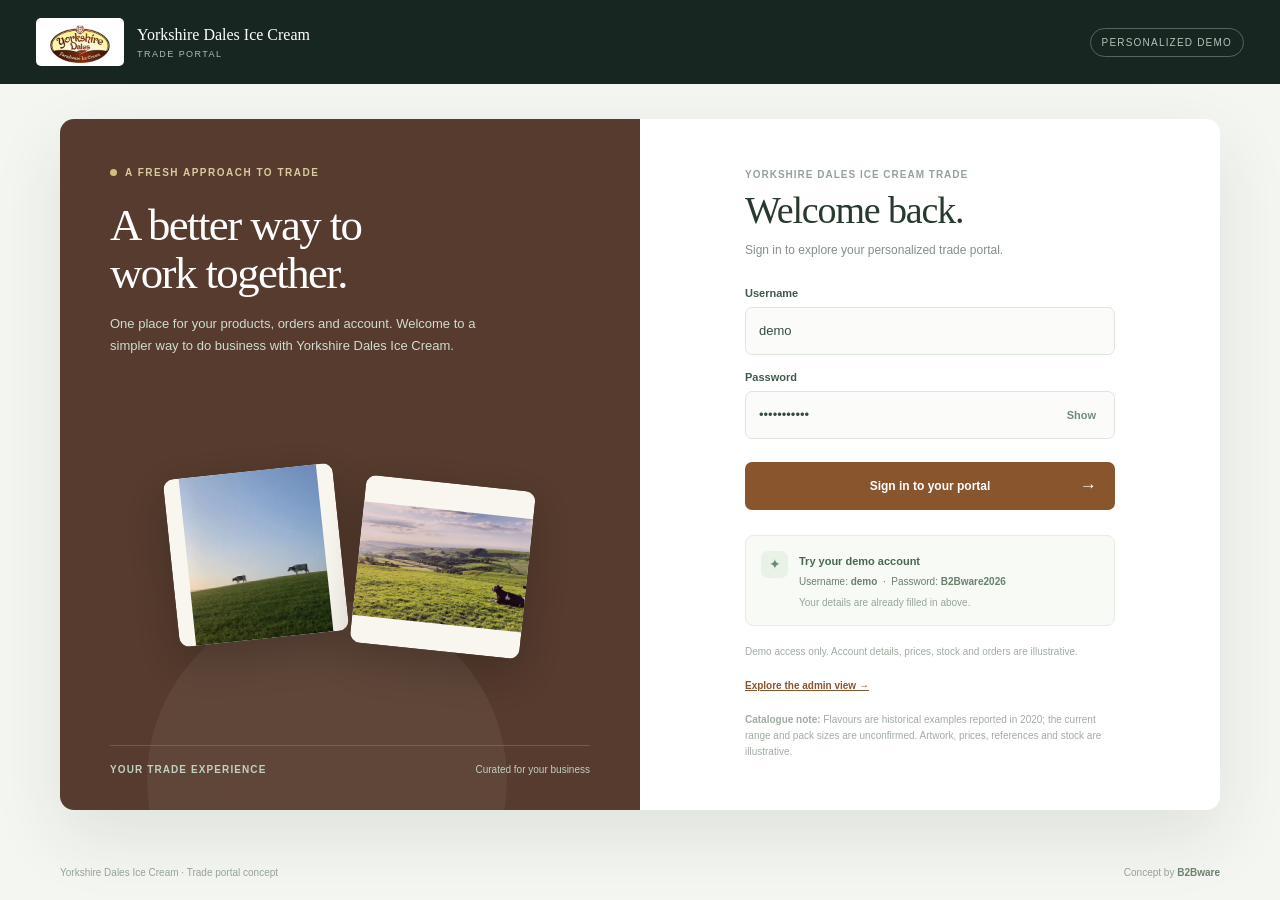
<file: index.html>
<!doctype html><html lang="en"><head><meta charset="utf-8"><meta name="viewport" content="width=device-width, initial-scale=1"><meta name="theme-color" content="#563b2e"><title>Yorkshire Dales Ice Cream | Trade demo</title><link rel="icon" href="assets/favicon.png"><link rel="stylesheet" href="style.css"><script defer src="config.js?v=20261117b"></script><script defer src="app.js?v=20261117b"></script></head><body><div id="app"><div class="loading">Loading the demo…</div></div><noscript>Please enable JavaScript to explore this interactive demo.</noscript></body></html>
</file>
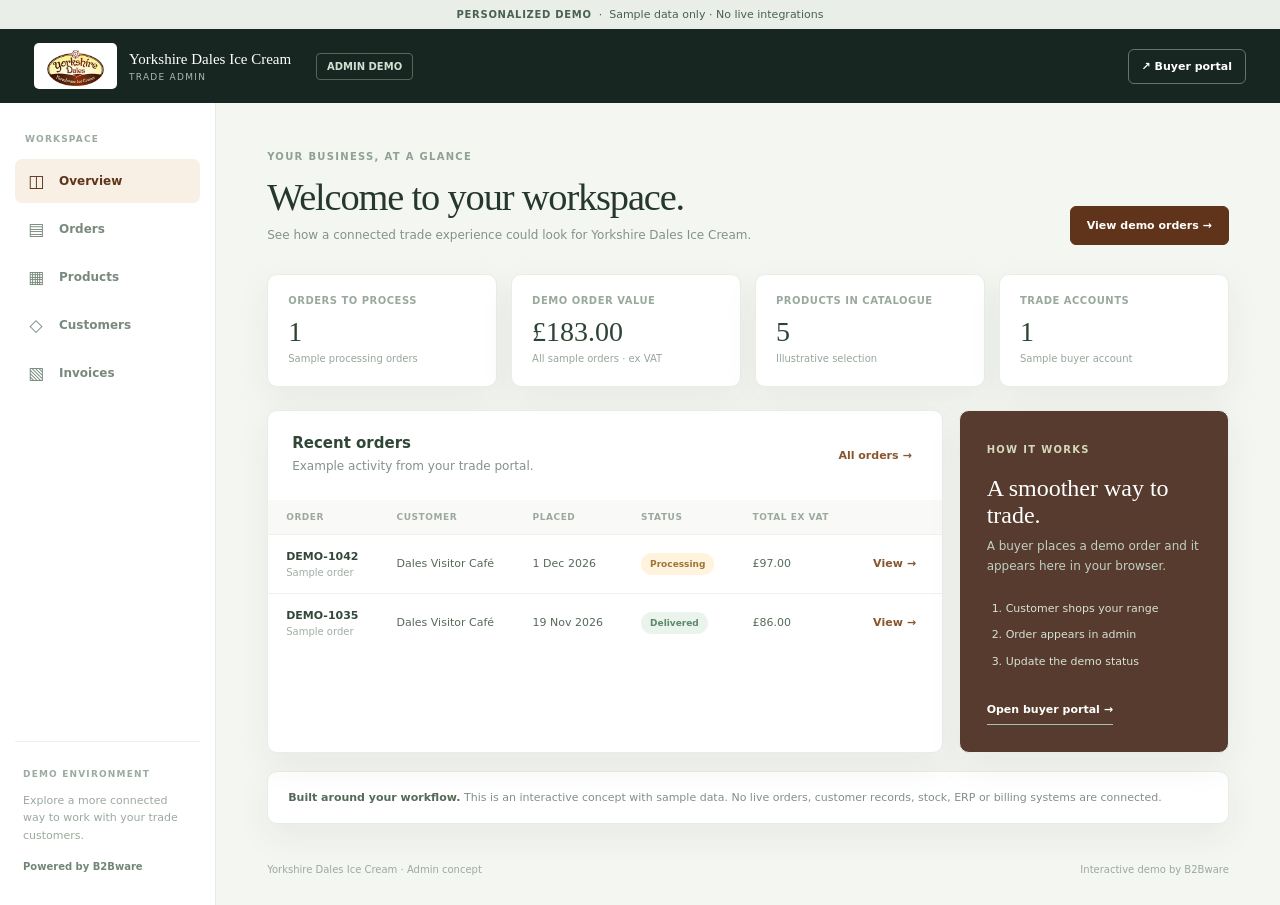
<file: admin.html>
<!doctype html><html lang="en"><head><meta charset="utf-8"><meta name="viewport" content="width=device-width, initial-scale=1"><meta name="theme-color" content="#563b2e"><title>Yorkshire Dales Ice Cream | Trade demo</title><link rel="icon" href="assets/favicon.png"><link rel="stylesheet" href="admin.css"><script defer src="config.js?v=20261117b"></script><script defer src="admin.js?v=20261117b"></script></head><body><div id="admin-app"><div class="loading">Loading the demo…</div></div><noscript>Please enable JavaScript to explore this interactive demo.</noscript></body></html>
</file>
<file: style.css>
:root{font-family:Inter,ui-sans-serif,-apple-system,BlinkMacSystemFont,"Segoe UI",sans-serif;color:#23312d;background:#f5f6f1;font-synthesis:none;text-rendering:optimizeLegibility;--ink:#23312d;--muted:#79847e;--brand:#a32935;--brand-deep:#78212b;--brand-soft:#f7e9e8;--hero:#272c29;--surface:#fff;--border:#e9ede7;--cream:#f5f6f1;--shadow:0 14px 45px rgba(28,44,34,.055)}
*{box-sizing:border-box}body{margin:0;min-width:320px}button,input,select,textarea{font:inherit}button{cursor:pointer}button:focus-visible,input:focus-visible,textarea:focus-visible,select:focus-visible,a:focus-visible{outline:3px solid #88ad9a;outline-offset:3px}button:disabled{cursor:not-allowed;opacity:.5}a{color:inherit;text-decoration:none}img{display:block;max-width:100%}.loading{padding:12vh 20px;text-align:center;color:#738078}.demo-ribbon{background:#e9eee8;color:#496052;font-size:11px;text-align:center;padding:8px 16px;letter-spacing:.012em}.demo-ribbon strong{font-weight:750;letter-spacing:.07em;font-size:10px}.topbar{background:#182622;color:#fff;position:sticky;top:0;z-index:20;box-shadow:0 5px 20px rgba(13,28,20,.08)}.topbar-inner{max-width:1480px;margin:auto;display:flex;align-items:center;gap:32px;padding:0 34px;min-height:76px}.brand-lockup{display:flex;align-items:center;gap:12px;flex-shrink:0;border:0;background:none;color:#fff;text-align:left;padding:0}.brand-logo{height:48px;width:90px;object-fit:contain;background:white;border-radius:5px;padding:3px}.brand-meta{display:flex;flex-direction:column;gap:3px;white-space:nowrap}.brand-meta strong{font-family:Georgia,serif;font-size:15px;letter-spacing:.01em}.brand-meta small{font-size:9px;letter-spacing:.16em;color:#aabbb1}.nav{display:flex;gap:4px;align-self:stretch;flex:1;align-items:stretch;overflow:auto}.nav button{white-space:nowrap;color:#c2cdc6;background:transparent;border:0;border-bottom:3px solid transparent;padding:3px 12px 0;font-size:12px;font-weight:650}.nav button:hover,.nav button.active{color:white;border-bottom-color:var(--nav-accent,#d6b86f)}.header-actions{display:flex;align-items:center;gap:12px}.cart-trigger{display:flex;align-items:center;gap:9px;border:1px solid rgba(255,255,255,.25);border-radius:7px;background:rgba(255,255,255,.04);color:#fff;padding:10px 12px;font-size:12px}.cart-trigger b{border-radius:50%;background:#fff;color:#24342b;min-width:20px;height:20px;display:grid;place-items:center;font-size:10px}.avatar{height:34px;width:34px;border-radius:50%;display:grid;place-items:center;background:#d4ddca;color:#31443a;font-size:11px;font-weight:800}.subbar{background:#fff;border-bottom:1px solid var(--border)}.subbar-inner{max-width:1480px;margin:auto;min-height:42px;padding:0 34px;display:flex;align-items:center;justify-content:space-between;gap:16px;color:#859087;font-size:11px}.subbar strong{color:#3b5144;font-weight:700}.subbar .dot{color:#9eafa4;margin:0 9px}.container{max-width:1412px;margin:0 auto;padding:30px 34px 70px}.crumb{display:flex;align-items:center;gap:8px;color:#8b968c;font-size:11px;margin-bottom:19px}.crumb b{color:#40584b}.hero{min-height:330px;background:var(--hero);color:#fff;border-radius:13px;position:relative;overflow:hidden;display:grid;grid-template-columns:1.08fr .92fr;box-shadow:var(--shadow)}.hero:before{content:"";position:absolute;inset:0;background:radial-gradient(circle at 79% 0%,rgba(255,255,255,.11),transparent 38%);pointer-events:none}.hero-copy{position:relative;z-index:2;padding:45px 12px 42px 45px;align-self:center}.eyebrow{display:inline-flex;align-items:center;gap:8px;font-size:10px;letter-spacing:.15em;text-transform:uppercase;font-weight:750}.eyebrow .eyebrow-dot{width:7px;height:7px;border-radius:50%;background:#d5bc80}.hero .eyebrow{color:#dacaa2}.hero h1{font:400 clamp(33px,3.25vw,49px)/1.08 Georgia,serif;letter-spacing:-.035em;max-width:530px;margin:17px 0 14px}.hero p{color:#d4ded8;line-height:1.65;font-size:13px;max-width:480px;margin:0 0 26px}.btn{border:0;border-radius:7px;display:inline-flex;align-items:center;justify-content:center;gap:8px;padding:12px 16px;font-size:12px;font-weight:750;line-height:1.2;transition:transform .15s,background .15s}.btn:hover{transform:translateY(-1px)}.btn-primary{background:var(--brand);color:#fff}.btn-primary:hover{background:var(--brand-deep)}.btn-light{background:#fff;color:#23312d}.btn-outline{background:#fff;border:1px solid #e1e7e1;color:#344d3e}.btn-outline:hover{background:#f6f8f5}.btn-ghost{background:transparent;color:#4b6656;padding:7px 2px}.hero-links{display:flex;gap:17px;align-items:center}.hero-links .text-link{color:white;font-size:12px;font-weight:700}.hero-art{position:relative;display:flex;align-items:center;justify-content:center;gap:12px;padding:26px 40px 26px 12px}.hero-art:before{content:"";width:340px;height:340px;border-radius:50%;background:rgba(255,255,255,.08);position:absolute}.hero-image{position:relative;width:38%;max-width:205px;height:205px;border-radius:11px;background:#f3f1e9;object-fit:contain;box-shadow:0 20px 50px rgba(0,0,0,.18);transform:rotate(-6deg)}.hero-image.second{transform:rotate(6deg) translateY(30px);background:#f9f4eb}.hero-caption{position:absolute;bottom:32px;right:43px;background:#fff;color:#3e5144;border-radius:7px;padding:10px 13px;font-size:10px;font-weight:750;z-index:2;box-shadow:0 8px 25px #0002}.hero-caption span{display:block;color:#9ba79d;font-size:9px;font-weight:500;margin-top:3px}.stats{display:grid;grid-template-columns:repeat(4,1fr);gap:14px;margin-top:17px}.stat{background:#fff;border:1px solid var(--border);border-radius:10px;padding:17px 19px;min-height:104px}.stat-top{display:flex;justify-content:space-between;align-items:center;color:#8c9990;font-size:10px;font-weight:700;letter-spacing:.07em;text-transform:uppercase}.stat-icon{height:29px;width:29px;border-radius:7px;display:grid;place-items:center;background:#f1f5f0;color:#607966;font-size:14px}.stat-value{font:400 23px/1.1 Georgia,serif;color:#2b3e32;margin-top:10px}.stat-note{font-size:10px;color:#91a097;margin-top:4px}.section{margin-top:35px}.section-head{display:flex;align-items:end;justify-content:space-between;gap:20px;margin-bottom:16px}.section-head h2,.page-title{font:400 27px/1.15 Georgia,serif;letter-spacing:-.025em;margin:0;color:#263a2d}.section-head p,.page-sub{font-size:12px;color:#849187;line-height:1.55;margin:6px 0 0}.section-link{border:0;background:none;color:#607f6b;font-weight:750;font-size:11px;white-space:nowrap;padding:7px 0}.dashboard-grid{display:grid;grid-template-columns:1.7fr 1fr;gap:16px}.panel{background:white;border:1px solid var(--border);border-radius:10px;box-shadow:var(--shadow)}.panel-pad{padding:21px}.panel-title{font-size:14px;font-weight:750;margin:0;color:#2c4033}.panel-sub{font-size:11px;color:#91a097;margin:5px 0 0;line-height:1.5}.order-list{margin-top:17px}.order-row{border-top:1px solid #edf0eb;padding:14px 0;display:grid;grid-template-columns:1.15fr 1fr .75fr auto;align-items:center;gap:10px;font-size:11px}.order-row strong{display:block;font-size:11px}.muted{color:#96a39a}.order-row .muted{display:block;font-size:10px;margin-top:4px}.status{display:inline-flex;width:max-content;align-items:center;gap:5px;border-radius:20px;padding:5px 8px;background:#edf4ed;color:#61816a;font-size:9px;font-weight:750;white-space:nowrap}.status.pending{background:#fff4de;color:#aa813c}.status.paid{background:#eef4f8;color:#668192}.status:before{content:"";width:5px;height:5px;border-radius:50%;background:currentColor}.quick-panel{display:flex;flex-direction:column}.quick-panel .mini-feature{display:flex;gap:12px;align-items:flex-start;margin:19px 0 18px}.mini-icon{display:grid;place-items:center;height:39px;width:39px;background:var(--brand-soft);border-radius:8px;color:var(--brand);font-size:19px;flex-shrink:0}.mini-feature strong{font-size:12px}.mini-feature p{font-size:11px;color:#91a097;line-height:1.5;margin:5px 0}.inline-actions{display:flex;gap:10px;align-items:center;flex-wrap:wrap}.product-grid{display:grid;grid-template-columns:repeat(4,minmax(0,1fr));gap:15px}.product{background:white;border:1px solid var(--border);border-radius:10px;overflow:hidden;display:flex;flex-direction:column;min-width:0;transition:box-shadow .2s,transform .2s}.product:hover{box-shadow:0 12px 38px rgba(35,53,40,.10);transform:translateY(-2px)}.product-img{height:193px;background:#f5f5ef;position:relative;overflow:hidden}.product-img img{height:100%;width:100%;object-fit:contain;mix-blend-mode:multiply}.product-label{position:absolute;left:12px;top:12px;background:white;color:#687d6b;padding:6px 8px;border-radius:4px;font-size:9px;font-weight:750}.product-content{padding:16px;display:flex;flex-direction:column;gap:6px;flex:1}.product-category{color:#9ba79d;font-size:9px;text-transform:uppercase;font-weight:750;letter-spacing:.08em}.product h3{font-size:13px;line-height:1.35;color:#314438;margin:0;min-height:35px}.product-meta{font-size:10px;color:#9aa69d}.product-bottom{border-top:1px solid #f0f2ee;padding-top:12px;margin-top:8px;display:flex;justify-content:space-between;gap:8px;align-items:center}.price{font-size:16px;font-weight:800;white-space:nowrap;color:#2d3c31}.price small{display:block;font-size:9px;font-weight:500;color:#a1ada4;margin-top:3px}.add-btn{border:1px solid #dce7dd;background:#f5f9f4;color:#4c7659;border-radius:6px;padding:9px 10px;font-size:10px;font-weight:750}.add-btn:hover{background:#e8f3e9}.page-heading{display:flex;justify-content:space-between;align-items:end;gap:20px;margin-bottom:24px}.page-kicker{font-size:10px;color:#94a399;letter-spacing:.1em;text-transform:uppercase;font-weight:750;margin-bottom:8px}.filterbar{display:flex;align-items:center;gap:12px;flex-wrap:wrap;margin:20px 0}.search-wrap{position:relative;flex:1;min-width:220px}.search-wrap:before{content:"⌕";position:absolute;left:14px;top:7px;font-size:24px;color:#91a097}.input,.textarea{width:100%;border:1px solid #e1e8e1;background:white;border-radius:7px;color:#344b3c;padding:12px 13px;font-size:12px}.search-wrap .input{padding-left:40px}.textarea{min-height:170px;resize:vertical;line-height:1.7}.filters{display:flex;gap:7px;flex-wrap:wrap}.chip{border:1px solid #e3e9e2;border-radius:20px;background:#fff;padding:9px 13px;color:#77877c;font-size:10px;font-weight:700}.chip.active{background:#2f4939;color:#fff;border-color:#2f4939}.results{font-size:11px;color:#93a098;margin-bottom:14px}.empty{background:white;border:1px solid var(--border);border-radius:10px;padding:45px;text-align:center;color:#829087;font-size:12px}.empty h3{color:#344a3c;margin:0 0 8px;font-family:Georgia,serif;font-size:21px;font-weight:400}.table-wrap{overflow:auto}.data-table{width:100%;border-collapse:collapse;min-width:630px;text-align:left}.data-table th{font-size:10px;text-transform:uppercase;letter-spacing:.06em;background:#f9faf7;color:#9aa89e;padding:13px 18px}.data-table td{font-size:12px;padding:17px 18px;border-top:1px solid #edf1ec}.data-table td strong{font-size:12px}.data-table .secondary{display:block;color:#96a399;font-size:10px;margin-top:4px}.two-col{display:grid;grid-template-columns:1.3fr .7fr;gap:16px}.form-label{display:block;font-size:11px;color:#536c5b;font-weight:700;margin:17px 0 7px}.form-help{font-size:11px;color:#91a097;line-height:1.55}.alert{padding:12px 14px;border-radius:7px;background:#f5f8f3;color:#64806a;font-size:11px;line-height:1.5}.alert.error{background:#fbeeed;color:#9d4d46}.alert.warn{background:#fff7e7;color:#9b793d}.alert:empty{display:none}.sample-list{list-style:none;padding:0;margin:14px 0}.sample-list li{display:flex;justify-content:space-between;padding:10px 0;border-bottom:1px solid #f0f3ee;font-size:11px}.sample-list code{color:#688672}.upload{display:block;border:1px dashed #cad8cb;border-radius:8px;padding:20px;text-align:center;color:#6f8b76;font-size:11px;cursor:pointer;margin-top:12px}.upload input{max-width:100%;font-size:11px;display:block;margin:8px auto 0}.account-grid{display:grid;grid-template-columns:repeat(2,1fr);gap:16px}.account-field{padding:14px 0;border-bottom:1px solid #edf1ec;font-size:12px}.account-field span{display:block;font-size:10px;color:#98a49c;margin-bottom:5px}.modal-backdrop{position:fixed;inset:0;background:rgba(12,23,17,.57);z-index:100;display:flex;justify-content:flex-end}.drawer{width:min(470px,100%);background:#fff;height:100%;display:flex;flex-direction:column;box-shadow:-20px 0 60px #0002}.drawer-head{padding:22px 24px;border-bottom:1px solid var(--border);display:flex;align-items:center;justify-content:space-between}.drawer-head h2{font:400 25px Georgia,serif;margin:0}.close-btn{border:0;background:#f2f5f1;color:#53675a;border-radius:50%;height:34px;width:34px;font-size:19px}.drawer-body{flex:1;overflow:auto;padding:20px 24px}.drawer-foot{padding:20px 24px;border-top:1px solid var(--border);background:#fafbf9}.cart-item{display:grid;grid-template-columns:67px 1fr auto;gap:12px;padding:14px 0;border-bottom:1px solid #edf1ec;align-items:center}.cart-item img{height:67px;width:67px;object-fit:contain;background:#f6f7f2;border-radius:6px}.cart-item h4{font-size:12px;margin:0 0 4px}.cart-item p{font-size:10px;color:#99a69d;margin:0 0 8px}.qty{display:inline-flex;align-items:center;border:1px solid #e5ebe4;border-radius:5px;overflow:hidden}.qty button{border:0;background:#f7f9f6;width:26px;height:26px;color:#617966}.qty span{min-width:27px;text-align:center;font-size:11px}.remove{border:0;background:none;color:#a0aca3;font-size:10px;margin-left:8px}.cart-line{display:flex;justify-content:space-between;font-size:12px;margin-bottom:12px}.cart-line.total{border-top:1px solid var(--border);padding-top:13px;font-weight:800;font-size:14px}.block-btn{width:100%;margin-top:12px}.footnote{font-size:10px;color:#9aa79e;line-height:1.5}.dialog-wrap{justify-content:center;align-items:center;padding:20px}.dialog{background:#fff;border-radius:12px;width:min(540px,100%);max-height:90vh;overflow:auto;padding:25px;box-shadow:0 25px 90px #0003}.dialog-head{display:flex;justify-content:space-between;gap:20px;align-items:start}.dialog h2{font:400 25px Georgia,serif;margin:0 0 6px}.dialog ul{padding-left:20px;font-size:12px;line-height:1.9}.toast{position:fixed;right:24px;bottom:24px;z-index:200;padding:13px 18px;background:#263f30;color:#fff;border-radius:7px;font-size:12px;box-shadow:0 10px 30px #0002}.site-footer{border-top:1px solid #e5ebe4;padding:22px 34px;color:#a0ada3;font-size:10px;display:flex;justify-content:space-between;gap:20px;max-width:1480px;margin:auto}.site-footer strong{color:#708678}.footer-brand{letter-spacing:.04em}.no-scroll{overflow:hidden}
@media(max-width:1100px){.topbar-inner{gap:14px;padding:0 22px}.brand-meta{display:none}.nav button{padding-left:9px;padding-right:9px}.product-grid{grid-template-columns:repeat(3,minmax(0,1fr))}.container{padding-left:22px;padding-right:22px}.subbar-inner{padding-left:22px;padding-right:22px}}
@media(max-width:760px){.topbar{position:relative}.topbar-inner{flex-wrap:wrap;min-height:auto;padding:10px 16px 0;gap:9px;justify-content:space-between}.brand-logo{height:39px;width:75px}.header-actions{margin-left:auto}.avatar{display:none}.nav{order:3;flex-basis:100%;height:43px;overflow-x:auto}.nav button{font-size:11px;padding:0 11px}.subbar-inner{padding:10px 16px;min-height:auto;font-size:10px}.subbar-right{display:none}.container{padding:22px 16px 50px}.hero{grid-template-columns:1fr;min-height:0}.hero-copy{padding:33px 26px 12px}.hero h1{font-size:36px}.hero-art{padding:12px 25px 34px;min-height:185px}.hero-art:before{width:220px;height:220px}.hero-image{height:150px;width:36%}.hero-caption{right:20px;bottom:18px}.stats{grid-template-columns:repeat(2,1fr);gap:9px}.stat{min-height:90px;padding:13px}.stat-value{font-size:20px}.dashboard-grid,.two-col,.account-grid{grid-template-columns:1fr}.product-grid{grid-template-columns:repeat(2,minmax(0,1fr));gap:10px}.product-img{height:145px}.product-content{padding:12px}.product h3{font-size:12px}.product-bottom{align-items:flex-start;flex-direction:column}.add-btn{width:100%}.section{margin-top:28px}.section-head h2,.page-title{font-size:24px}.order-row{grid-template-columns:1.2fr .8fr auto}.order-row .order-date{display:none}.page-heading{align-items:start}.site-footer{padding:20px 16px;flex-direction:column;gap:6px}.drawer-body{padding:16px}.drawer-head,.drawer-foot{padding:17px}.dialog{padding:20px}}
@media(max-width:380px){.product-grid{grid-template-columns:1fr 1fr}.product-img{height:120px}.hero h1{font-size:31px}.hero-links{gap:10px}.btn{padding:11px}.stat-top{font-size:9px}}
@media print{.topbar,.subbar,.demo-ribbon,.site-footer,.modal-backdrop .close-btn,.modal-backdrop button{display:none!important}.modal-backdrop{position:static;background:white;display:block}.dialog{box-shadow:none;width:auto;max-height:none}.container{display:none}}
.hero-links .text-link{background:transparent;border:0}
.sample-stock{font-size:10px;color:#79967e;margin-top:2px}

/* Demo sign-in */
.logout-trigger{border:0;background:transparent;color:#d7e1d9;padding:9px 4px;white-space:nowrap;font-size:11px;font-weight:700}
.logout-trigger:hover{color:#fff;text-decoration:underline}
.login-page{min-height:100vh;display:flex;flex-direction:column;background:#f4f6f1;color:#263a2e}
.login-top{background:#182622;color:#fff}
.login-top-inner{max-width:1440px;margin:auto;min-height:84px;padding:15px 36px;display:flex;align-items:center;justify-content:space-between;gap:20px}
.login-brand{display:flex;align-items:center;gap:13px}
.login-brand img{width:88px;height:48px;object-fit:contain;background:#fff;border-radius:5px;padding:3px}
.login-brand strong{display:block;font:400 16px Georgia,serif}
.login-brand small{display:block;color:#acbcb0;letter-spacing:.16em;font-size:9px;margin-top:5px}
.login-badge{font-size:10px;letter-spacing:.12em;color:#b5c3b7;border:1px solid #53675a;border-radius:20px;padding:8px 11px;white-space:nowrap}
.login-main{width:min(1160px,calc(100% - 68px));margin:auto;display:grid;grid-template-columns:1fr 1fr;border-radius:14px;overflow:hidden;background:#fff;box-shadow:0 25px 70px rgba(36,54,41,.10);min-height:590px}
.login-intro{background:var(--hero);color:#fff;padding:48px 50px 35px;position:relative;overflow:hidden;display:flex;flex-direction:column;align-items:flex-start}
.login-intro:before{content:"";position:absolute;width:360px;height:360px;border-radius:50%;background:rgba(255,255,255,.055);left:15%;bottom:-150px}
.login-intro .eyebrow{color:#d9ca9f;position:relative;z-index:1}
.login-intro h1{font:400 clamp(35px,3.5vw,51px)/1.08 Georgia,serif;letter-spacing:-.035em;margin:23px 0 15px;position:relative;z-index:1}
.login-intro p{font-size:13px;line-height:1.7;color:#d1dbd3;max-width:400px;margin:0;position:relative;z-index:1}
.login-pictures{display:flex;align-items:center;justify-content:center;gap:18px;width:100%;flex:1;padding:32px 0 23px;position:relative}
.login-pictures img{height:168px;width:170px;object-fit:contain;background:#f9f6ef;border-radius:10px;box-shadow:0 16px 40px #0003;transform:rotate(-6deg)}
.login-pictures img+img{transform:rotate(6deg) translateY(12px)}
.login-intro-bottom{position:relative;display:flex;justify-content:space-between;width:100%;gap:15px;border-top:1px solid #ffffff28;padding-top:18px;color:#c1d0c4;font-size:10px}
.login-intro-bottom span:first-child{letter-spacing:.11em;font-weight:700}
.login-right{padding:50px 48px;display:flex;align-items:center;justify-content:center}
.login-form-wrap{width:100%;max-width:370px}
.login-form-wrap h2{font:400 38px/1.1 Georgia,serif;letter-spacing:-.03em;margin:10px 0 9px;color:#273a2d}
.login-subtitle{font-size:12px;color:#829087;line-height:1.6;margin:0 0 27px}
.login-label{display:block;font-size:11px;font-weight:750;color:#40594a;margin:16px 0 8px}
.login-input{height:48px;font-size:13px;border-color:#dde6dd;background:#fbfcfa}
.login-input:focus{border-color:#88aa91;outline:2px solid #c6ddcc;outline-offset:0}
.login-password-row{position:relative}.login-password-row .input{padding-right:60px}
.password-toggle{position:absolute;right:12px;top:50%;transform:translateY(-50%);border:0;background:none;color:#708a77;font-size:11px;font-weight:750;padding:7px}
.login-submit{display:flex;width:100%;height:48px;margin-top:23px;font-size:12px;justify-content:center;position:relative}
.login-submit span{position:absolute;right:18px;font-size:17px;font-weight:400}
.login-error{margin-top:12px;border-radius:6px;padding:10px 12px;background:#fbeeed;color:#a34843;font-size:11px;line-height:1.45}
.login-credentials{display:flex;gap:11px;margin-top:25px;padding:15px;border:1px solid #e6ede3;border-radius:8px;background:#f7faf5}
.login-credentials-icon{display:grid;place-items:center;flex:none;width:27px;height:27px;border-radius:7px;color:#6b8b6d;background:#e9f2e7;font-size:14px}
.login-credentials strong{font-size:11px;color:#496750}.login-credentials p{font-size:10px;line-height:1.6;color:#69816d;margin:5px 0 2px}.login-credentials span{font-size:10px;color:#97a69a}
.login-note{font-size:10px;line-height:1.6;color:#a1aca2;margin:18px 0 0}
.login-footer{width:min(1160px,calc(100% - 68px));margin:0 auto;padding:22px 0;color:#95a397;font-size:10px;display:flex;justify-content:space-between;gap:12px}
.login-footer strong{color:#6b826e}
@media(max-width:760px){.login-top-inner{padding:12px 18px;min-height:70px}.login-brand img{width:72px;height:41px}.login-brand strong{font-size:14px}.login-badge{font-size:8px}.login-main{width:calc(100% - 32px);grid-template-columns:1fr;margin:20px auto;min-height:0}.login-intro{padding:28px 26px 22px}.login-intro h1{font-size:34px;margin:15px 0 10px}.login-intro p{font-size:12px}.login-pictures{gap:12px;padding:24px 0 18px}.login-pictures img{height:110px;width:120px}.login-intro-bottom{padding-top:14px}.login-right{padding:30px 26px 32px}.login-form-wrap h2{font-size:32px}.login-footer{width:calc(100% - 32px);padding:0 0 18px;flex-wrap:wrap}.header-actions{gap:8px}.logout-trigger{font-size:10px}.cart-trigger{padding:9px}}

/* Buyer menu and example credit */
.account-menu-wrap{position:relative;flex:none}
.account-toggle{display:flex;align-items:center;gap:8px;padding:4px;border:0;background:transparent;color:#fff;text-align:left;border-radius:7px}
.account-toggle:hover,.account-toggle[aria-expanded="true"]{background:#ffffff12}
.account-toggle .avatar{display:grid;width:36px;height:36px;background:#dce7d6;color:#30483a;font-weight:800}
.account-toggle-text{display:flex;flex-direction:column;gap:3px;min-width:64px}
.account-toggle-text strong{font-size:11px;white-space:nowrap}.account-toggle-text small{font-size:10px;color:#aebfb3;white-space:nowrap}
.account-chevron{color:#aebfb3;font-size:18px;line-height:1;margin:0 2px 5px}
.account-dropdown{position:absolute;z-index:80;top:calc(100% + 13px);right:0;width:272px;background:#fff;color:#314538;border:1px solid #e7ede6;border-radius:10px;box-shadow:0 18px 55px #14261c2b;overflow:hidden}
.account-dropdown-profile{padding:17px 18px 14px;border-bottom:1px solid #edf1ec;display:flex;flex-direction:column;gap:5px}
.account-dropdown-profile strong{font-size:13px}.account-dropdown-profile span{font-size:11px;color:#768a7b}.account-dropdown-profile small{font-size:10px;color:#a0ada2}
.account-dropdown-links{padding:7px}.account-dropdown-links button{display:flex;width:100%;align-items:center;gap:10px;padding:11px 10px;border:0;border-radius:6px;background:transparent;text-align:left;color:#435c4b;font-size:12px;font-weight:650}
.account-dropdown-links button:hover{background:#f3f7f2}.account-dropdown-links button span{width:18px;text-align:center;color:#78937e;font-size:15px}.account-dropdown-links button b{margin-left:auto;color:#a3b4a6;font-size:16px;font-weight:400}
.account-dropdown-signout{border-top:1px solid #edf1ec;padding:6px 7px}.account-dropdown-signout button{width:100%;border:0;border-radius:6px;text-align:left;padding:10px;background:transparent;color:var(--brand);font-size:12px;font-weight:700}.account-dropdown-signout button:hover{background:var(--brand-soft)}
.credit-summary{display:grid;grid-template-columns:repeat(4,minmax(0,1fr));gap:14px}.credit-card{border:1px solid var(--border);border-radius:10px;padding:20px;background:#fff;min-height:121px;display:flex;flex-direction:column;justify-content:center}
.credit-card>span{font-size:10px;letter-spacing:.07em;text-transform:uppercase;font-weight:750;color:#92a298}.credit-card>strong{font:400 24px Georgia,serif;margin-top:10px;color:#2d4435}.credit-card>small{font-size:10px;color:#9baaa0;margin-top:6px}
.credit-card-dark{background:var(--hero);border-color:var(--hero)}.credit-card-dark>span{color:#bfcec2}.credit-card-dark>strong{color:#fff}.credit-card-dark>small{color:#b6c8b9}
.budget-grid{display:grid;grid-template-columns:repeat(2,minmax(0,1fr));gap:15px}.budget-card{padding:19px}.budget-title{display:flex;justify-content:space-between;gap:10px;align-items:start}.budget-title h3{font-size:13px;color:#31483a;margin:0}.budget-title>span{font-size:10px;color:#77927d;white-space:nowrap}
.budget-progress{height:7px;background:#edf2eb;border-radius:10px;overflow:hidden;margin:21px 0 17px}.budget-progress span{display:block;height:100%;background:#72927a;border-radius:10px}.budget-figures{display:grid;grid-template-columns:repeat(3,minmax(0,1fr));gap:10px}.budget-figures span{display:block;color:#9daaa1;font-size:10px;margin-bottom:5px}.budget-figures strong{font-size:11px;color:#3d5746}.sample-tag{border-radius:20px;background:#eef4ec;color:#75927a;padding:7px 10px;font-size:9px;font-weight:750;letter-spacing:.06em;white-space:nowrap}.account-shortcuts{display:flex;gap:16px}
@media(max-width:1100px){.account-toggle-text{display:none}}
@media(max-width:760px){.account-toggle .avatar{display:grid;height:32px;width:32px}.account-dropdown{top:calc(100% + 10px);width:min(272px,calc(100vw - 32px))}.credit-summary{grid-template-columns:repeat(2,minmax(0,1fr));gap:9px}.credit-card{padding:15px;min-height:105px}.credit-card>strong{font-size:21px}.budget-grid{grid-template-columns:1fr}.account-shortcuts{gap:10px;flex-wrap:wrap;justify-content:flex-end}}
.admin-inline{color:var(--brand);font-weight:750;text-decoration:underline}.admin-menu-link{display:block;padding:11px 10px;color:var(--brand);font-size:12px;font-weight:700;border-radius:6px}.admin-menu-link:hover{background:var(--brand-soft)}.catalogue-note{background:#fff8e9;border:1px solid #f0dfb7;color:#765a27;padding:13px 16px;line-height:1.5;font-size:11px;border-radius:8px;margin:0 0 20px}.image-note{font-size:9px;color:#9a7550;line-height:1.4}
</file>
<file: admin.css>
:root{font-family:Inter,ui-sans-serif,system-ui,-apple-system,"Segoe UI",sans-serif;color:#26382d;background:#f4f6f2;--hero:#213e35;--brand:#456d56;--brand-deep:#284d3a;--brand-soft:#eaf3e9}*{box-sizing:border-box}body{margin:0;min-width:320px}button{cursor:pointer;font:inherit}a{color:inherit;text-decoration:none}button:focus-visible,a:focus-visible{outline:3px solid #9dbca9;outline-offset:3px}.demo-ribbon{background:#e9eee8;color:#496052;font-size:11px;text-align:center;padding:8px 16px}.demo-ribbon strong{letter-spacing:.07em;font-size:10px}.admin-header{height:74px;display:flex;align-items:center;gap:22px;padding:0 34px;background:#182622;color:white}.admin-brand{display:flex;align-items:center;gap:12px;min-width:260px}.admin-brand img{width:83px;height:46px;object-fit:contain;border-radius:5px;background:white;padding:3px}.admin-brand span{display:flex;flex-direction:column;gap:4px}.admin-brand b{font:400 15px Georgia,serif}.admin-brand small{font-size:9px;letter-spacing:.14em;color:#aabbb1}.admin-header-tag{font-size:10px;font-weight:700;color:#d2e0d4;padding:7px 10px;border:1px solid #53675a;border-radius:4px}.admin-buyer-link{margin-left:auto;font-size:11px;font-weight:700;border:1px solid #66756a;padding:10px 13px;border-radius:6px}.admin-layout{display:flex;min-height:calc(100vh - 107px)}.admin-sidebar{width:216px;flex-shrink:0;background:#fff;border-right:1px solid #e6ebe5;padding:31px 15px;display:flex;flex-direction:column}.admin-sidebar-label,.admin-sidebar-bottom span{font-size:9px;letter-spacing:.13em;font-weight:800;color:#9baba0;padding:0 10px}.admin-sidebar nav{display:grid;gap:4px;margin-top:15px}.admin-sidebar nav button{display:flex;align-items:center;gap:13px;width:100%;border:0;background:transparent;border-radius:7px;text-align:left;padding:12px 11px;font-size:12px;color:#788a7c;font-weight:650}.admin-sidebar nav button span{font-size:17px;width:20px;text-align:center}.admin-sidebar nav button:hover,.admin-sidebar nav button.active{background:var(--brand-soft);color:var(--brand-deep)}.admin-sidebar-bottom{margin-top:auto;padding:20px 8px 0;border-top:1px solid #edf1eb}.admin-sidebar-bottom span{padding:0}.admin-sidebar-bottom p{font-size:11px;color:#9ba99d;line-height:1.6}.admin-sidebar-bottom strong{font-size:10px;color:#718776}.admin-main{min-width:0;width:100%;padding:42px clamp(20px,4vw,60px) 30px}.admin-main>div,.admin-main>section,.admin-footer{max-width:1320px;margin-left:auto;margin-right:auto}.admin-welcome,.admin-heading{display:flex;justify-content:space-between;align-items:end;gap:20px;margin-bottom:29px}.admin-eyebrow{font-size:10px;letter-spacing:.13em;color:#90a194;font-weight:800}.admin-main h1{font:400 clamp(29px,3vw,40px)/1.15 Georgia,serif;letter-spacing:-.03em;margin:11px 0 7px}.admin-main p{font-size:12px;color:#839288;line-height:1.6;margin:0}.admin-primary,.admin-outline{border-radius:6px;padding:12px 16px;font-size:11px;font-weight:750;white-space:nowrap}.admin-primary{border:1px solid var(--brand-deep);background:var(--brand-deep);color:white}.admin-primary:hover{background:var(--brand)}.admin-outline{border:1px solid #dce6dc;background:white;color:#4e6c58}.admin-stats{display:grid;grid-template-columns:repeat(4,1fr);gap:14px;margin-bottom:23px}.admin-stats>div,.admin-card{background:white;border:1px solid #e8ede6;border-radius:10px;box-shadow:0 12px 35px #1c2d2110}.admin-stats>div{padding:20px;min-height:113px;display:flex;flex-direction:column}.admin-stats span,.admin-details-grid span{font-size:10px;letter-spacing:.05em;text-transform:uppercase;color:#9aa99e;font-weight:750}.admin-stats strong{font:400 28px Georgia,serif;color:#2c4433;margin-top:10px}.admin-stats small{font-size:10px;color:#97a69a;margin-top:5px}.admin-grid{display:grid;grid-template-columns:minmax(0,2fr) minmax(240px,.8fr);gap:16px}.admin-card{overflow:hidden}.admin-card-head{display:flex;align-items:center;justify-content:space-between;gap:15px;padding:23px 24px}.admin-card h2{font-size:15px;margin:0 0 5px;color:#304637}.admin-text-btn{border:0;background:none;color:var(--brand);font-size:11px;font-weight:750;white-space:nowrap}.admin-table-wrap{overflow:auto}table{border-collapse:collapse;width:100%;min-width:650px;text-align:left}th{background:#f9faf8;color:#9ca99e;text-transform:uppercase;letter-spacing:.06em;font-size:9px;padding:12px 18px;white-space:nowrap}td{font-size:11px;border-top:1px solid #eef2ec;padding:15px 18px;color:#556a5a;white-space:nowrap}td strong{color:#31483a}td small{display:block;color:#a0ada2;font-size:10px;margin-top:4px}.admin-status{display:inline-block;border-radius:20px;background:#eaf3ec;color:#5e8869;font-size:9px;font-weight:750;padding:6px 9px}.admin-status.processing{background:#fff3de;color:#9b7637}.admin-flow{padding:27px;background:var(--hero);color:#fff}.admin-flow h2{font:400 24px Georgia,serif;color:white;margin:18px 0 8px}.admin-flow p{color:#c0d0c3}.admin-flow ol{padding-left:19px;color:#d6e3d6;font-size:11px;line-height:2.4;margin:20px 0}.admin-flow a{display:inline-block;color:white;font-size:11px;font-weight:750;border-bottom:1px solid #aabfb0;padding:8px 0}.admin-flow .admin-eyebrow{color:#d3d9b9}.admin-note{padding:17px 20px;margin-top:18px;color:#829087;font-size:11px;line-height:1.6}.admin-note b{color:#536a57}.admin-warning{background:#fff8e9;border:1px solid #f0dfb7;border-radius:8px;padding:13px 16px;color:#765a27;font-size:11px;line-height:1.5;margin-bottom:16px}.admin-product{display:flex;align-items:center;gap:12px}.admin-product img{width:48px;height:48px;object-fit:contain;background:#f5f7f2;border-radius:6px}.admin-details-grid{padding:0 24px 26px;display:grid;grid-template-columns:repeat(3,1fr);gap:22px}.admin-details-grid div{display:flex;flex-direction:column;gap:7px}.admin-details-grid b{font-size:12px}.admin-footer{display:flex;justify-content:space-between;gap:12px;margin-top:40px;font-size:10px;color:#9ca99e}.admin-modal-bg{position:fixed;z-index:50;inset:0;background:#12241c91;display:grid;place-items:center;padding:20px}.admin-modal{width:min(540px,100%);max-height:90vh;overflow:auto;background:white;border-radius:12px;padding:26px;box-shadow:0 20px 70px #0003}.admin-modal-head{display:flex;justify-content:space-between}.admin-modal-head h2{font:400 27px Georgia,serif;margin:8px 0}.admin-modal-head p,.admin-modal p{color:#859488;font-size:11px;line-height:1.6}.admin-modal-head button{border:0;background:transparent;font-size:25px;color:#849487;align-self:start}.admin-detail-status{display:flex;justify-content:space-between;align-items:center;margin:21px 0 12px;font-size:10px;color:#a2aea3}.admin-line{display:flex;justify-content:space-between;gap:20px;padding:13px 0;border-top:1px solid #edf1ec;font-size:12px}.admin-line small{color:#a0ada2}.admin-line.total{font-size:14px}.admin-modal-actions{display:flex;gap:9px;flex-wrap:wrap;margin-top:18px}.admin-disclaimer{margin:13px 0 0}@media(max-width:980px){.admin-sidebar{width:170px}.admin-stats{grid-template-columns:repeat(2,1fr)}.admin-grid{grid-template-columns:1fr}.admin-flow{min-height:200px}.admin-details-grid{grid-template-columns:repeat(2,1fr)}}@media(max-width:650px){.admin-header{padding:0 16px;height:66px;gap:8px}.admin-brand{min-width:0;flex:1}.admin-brand img{width:65px;height:40px}.admin-brand b{font-size:12px}.admin-header-tag{display:none}.admin-buyer-link{font-size:10px;padding:9px}.admin-layout{display:block}.admin-sidebar{width:auto;padding:8px 12px;border-bottom:1px solid #e6ebe5}.admin-sidebar-label,.admin-sidebar-bottom{display:none}.admin-sidebar nav{display:flex;overflow:auto;margin:0}.admin-sidebar nav button{white-space:nowrap;width:auto;padding:10px}.admin-sidebar nav button span{display:none}.admin-main{padding:28px 16px}.admin-welcome,.admin-heading{align-items:start;flex-direction:column}.admin-stats{gap:8px}.admin-stats>div{padding:15px}.admin-stats strong{font-size:23px}.admin-card-head{padding:20px}.admin-details-grid{padding:0 20px 24px;gap:17px}.admin-footer{flex-wrap:wrap}}
</file>
